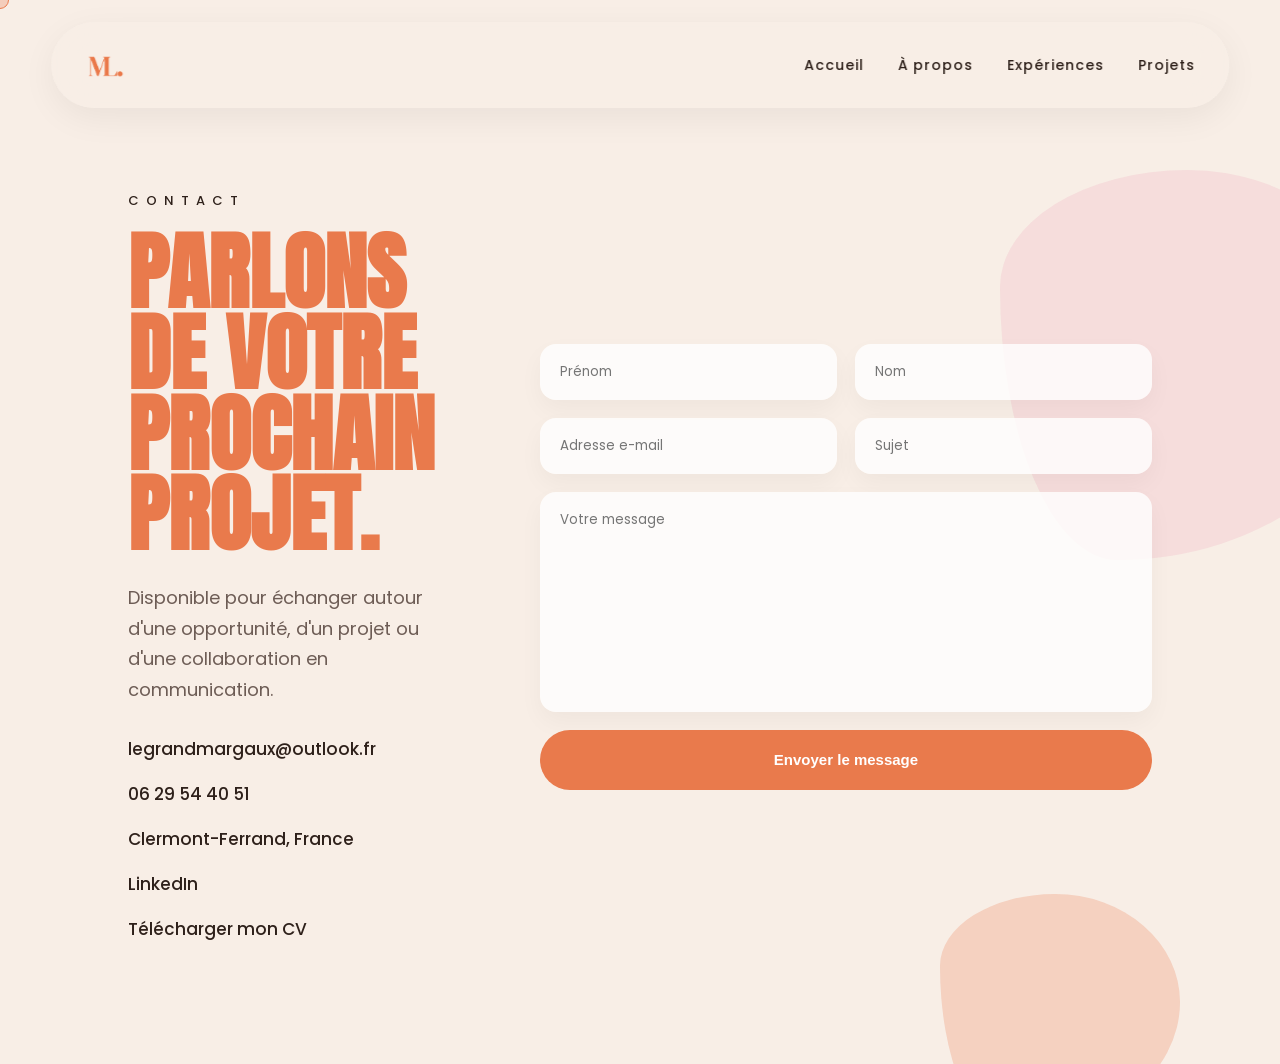
<file: contact.html>
<!DOCTYPE html>
<html lang="fr">

<head>

<meta charset="UTF-8">
<meta name="viewport" content="width=device-width, initial-scale=1.0">

<title>Contact | Margaux Legrand</title>

<link rel="preconnect" href="https://fonts.googleapis.com">
<link rel="preconnect" href="https://fonts.gstatic.com" crossorigin>

<link href="https://fonts.googleapis.com/css2?family=Anton&family=Poppins:wght@300;400;500;600&display=swap" rel="stylesheet">

<link rel="stylesheet" href="style.css">

</head>

<body>

<div class="cursor"></div>

<nav class="navbar">

<div class="logo">
<img src="logo.png" alt="Logo Margaux Legrand">
</div>

<ul class="nav-links">
<li><a href="index.html">Accueil</a></li>
<li><a href="about.html">À propos</a></li>
<li><a href="experiences.html">Expériences</a></li>
<li><a href="projets.html">Projets</a></li>
</ul>

<div class="burger">
<span></span>
<span></span>
<span></span>
</div>

</nav>

<section class="contact-section">

<div class="decor-shape shape-one"></div>
<div class="decor-shape shape-two"></div>

<div class="contact-content reveal">

<p class="section-title">
CONTACT
</p>

<h1>
Parlons de votre prochain projet.
</h1>

<p class="contact-intro">
Disponible pour échanger autour d'une opportunité, d'un projet ou d'une collaboration en communication.
</p>

<div class="contact-infos">

<a href="mailto:legrandmargaux@outlook.fr">
legrandmargaux@outlook.fr
</a>

<a href="tel:+33629544051">
06 29 54 40 51
</a>

<p>
Clermont-Ferrand, France
</p>

<a href="https://www.linkedin.com/in/margaux-legrand" target="_blank">
LinkedIn
</a>

<a href="CV-Margaux-Legrand.pdf" download>
Télécharger mon CV
</a>

</div>

</div>

<form
class="contact-form reveal"
action="https://formspree.io/f/mqejjzpn"
method="POST">

<input type="text" name="prenom" placeholder="Prénom" required>

<input type="text" name="nom" placeholder="Nom" required>

<input type="email" name="email" placeholder="Adresse e-mail" required>

<input type="text" name="sujet" placeholder="Sujet" required>

<textarea name="message" placeholder="Votre message" required></textarea>

<button type="submit">
Envoyer le message
</button>

</form>

</section>

<script src="script.js"></script>

</body>

</html>
</file>
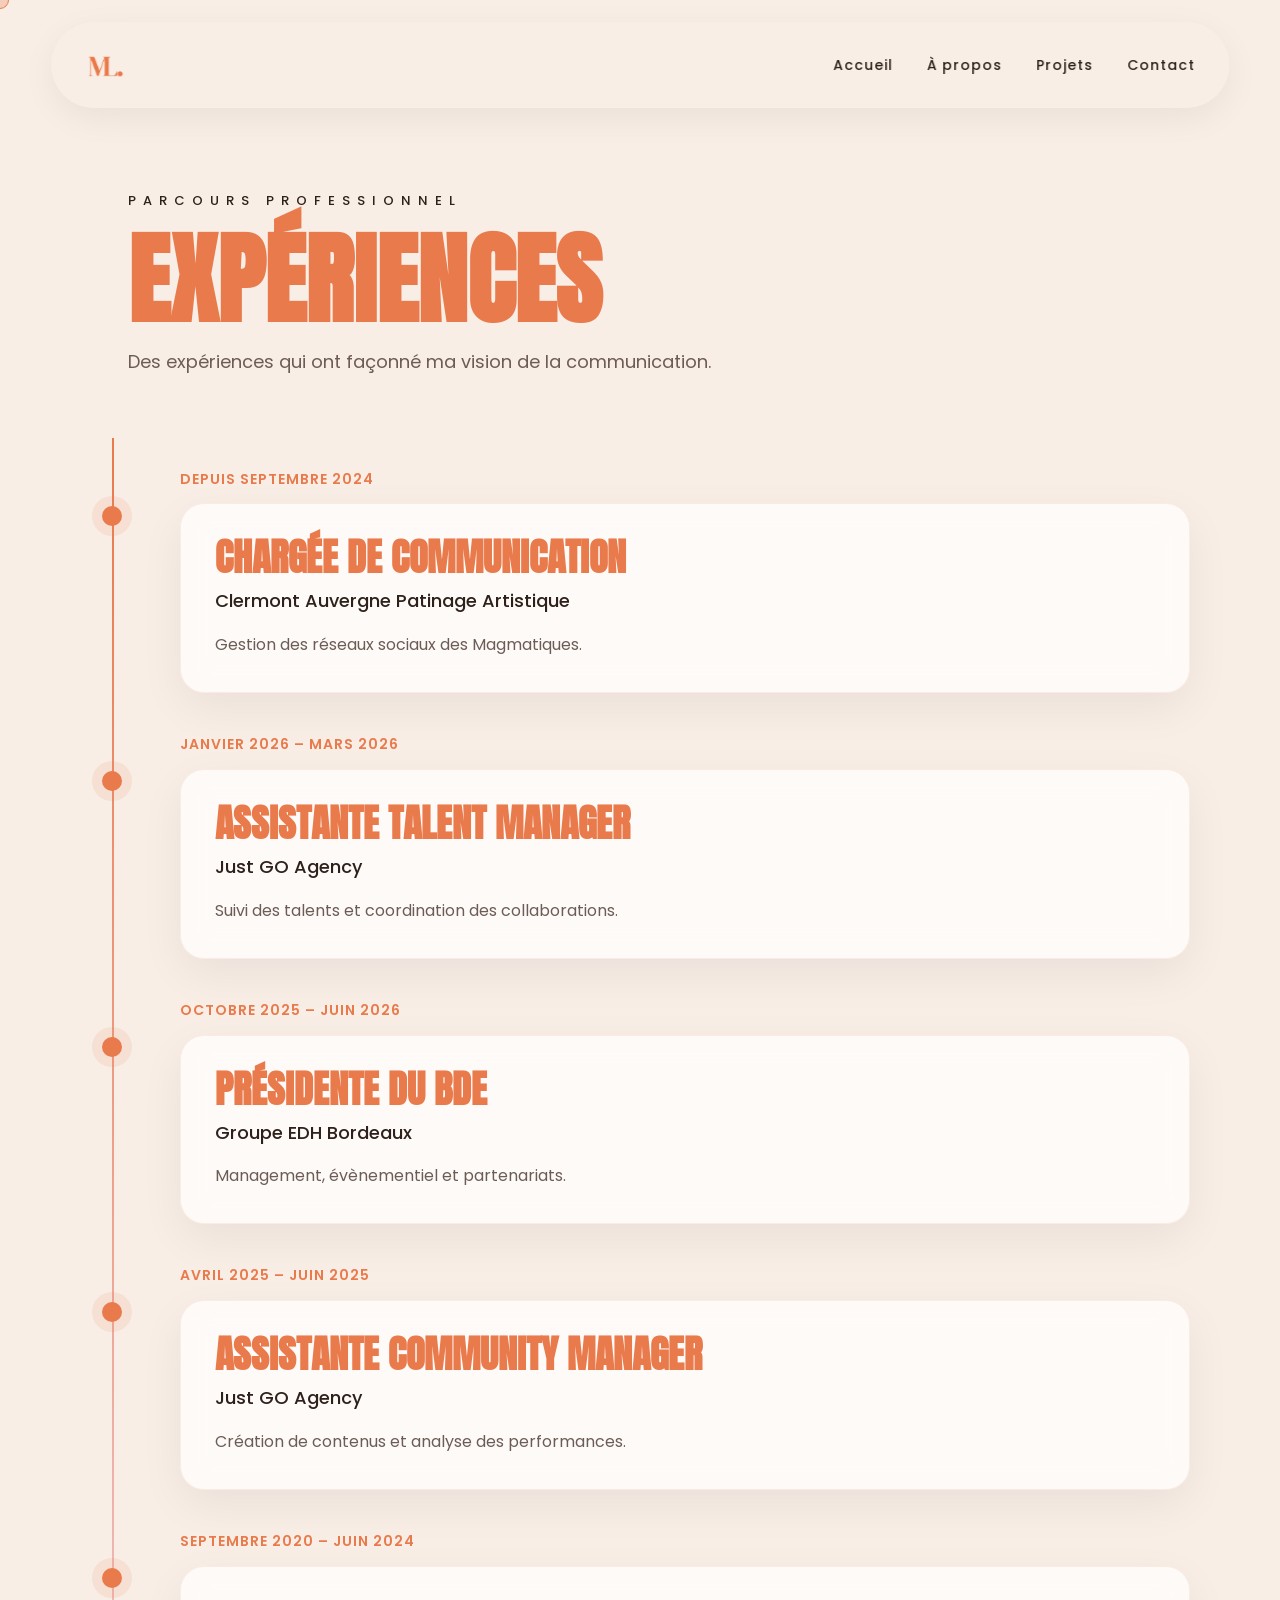
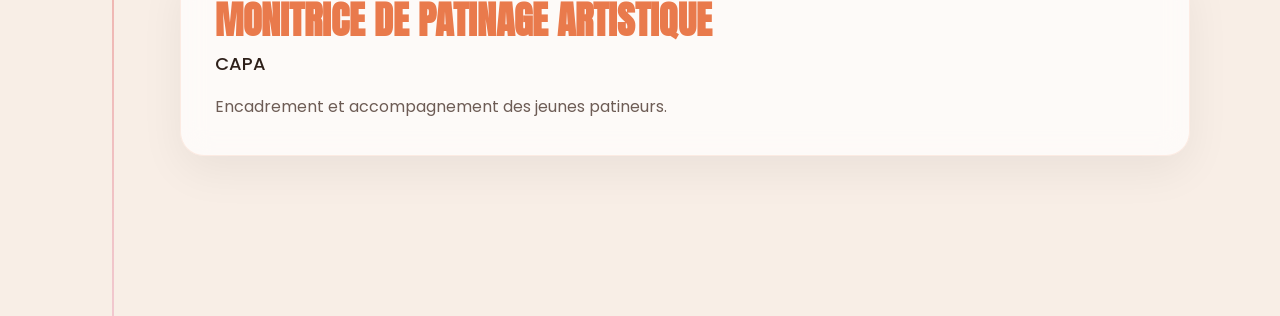
<file: experiences.html>
<!DOCTYPE html>
<html lang="fr">

<head>

<meta charset="UTF-8">
<meta name="viewport" content="width=device-width, initial-scale=1.0">

<title>Expériences | Margaux Legrand</title>

<link rel="preconnect" href="https://fonts.googleapis.com">
<link rel="preconnect" href="https://fonts.gstatic.com" crossorigin>

<link href="https://fonts.googleapis.com/css2?family=Anton&family=Poppins:wght@300;400;500;600&display=swap" rel="stylesheet">

<link rel="stylesheet" href="style.css">

</head>

<body>

<div class="cursor"></div>

<nav class="navbar">

<div class="logo">
<img src="logo.png" alt="Logo Margaux Legrand">
</div>

<ul class="nav-links">
<li><a href="index.html">Accueil</a></li>
<li><a href="about.html">À propos</a></li>
<li><a href="projets.html">Projets</a></li>
<li><a href="contact.html">Contact</a></li>
</ul>

<div class="burger">
<span></span>
<span></span>
<span></span>
</div>

</nav>

<section class="page-header reveal">

<p class="section-title">
PARCOURS PROFESSIONNEL
</p>

<h1 class="page-title">
Expériences
</h1>

<p class="page-description">
Des expériences qui ont façonné ma vision de la communication.
</p>

</section>

<section class="timeline">

<div class="timeline-line"></div>

<!-- CAPA -->

<div class="timeline-item reveal">

<div class="timeline-date">
Depuis septembre 2024
</div>

<div class="timeline-card"
onclick="openExperience('capa')">

<h2>
Chargée de communication
</h2>

<h3>
Clermont Auvergne Patinage Artistique
</h3>

<p>
Gestion des réseaux sociaux des Magmatiques.
</p>

</div>

</div>

<!-- TALENT MANAGER -->

<div class="timeline-item reveal">

<div class="timeline-date">
Janvier 2026 – Mars 2026
</div>

<div class="timeline-card"
onclick="openExperience('talent')">

<h2>
Assistante Talent Manager
</h2>

<h3>
Just GO Agency
</h3>

<p>
Suivi des talents et coordination des collaborations.
</p>

</div>

</div>

<!-- BDE -->

<div class="timeline-item reveal">

<div class="timeline-date">
Octobre 2025 – Juin 2026
</div>

<div class="timeline-card"
onclick="openExperience('bde')">

<h2>
Présidente du BDE
</h2>

<h3>
Groupe EDH Bordeaux
</h3>

<p>
Management, évènementiel et partenariats.
</p>

</div>

</div>

<!-- COMMUNITY MANAGER -->

<div class="timeline-item reveal">

<div class="timeline-date">
Avril 2025 – Juin 2025
</div>

<div class="timeline-card"
onclick="openExperience('community')">

<h2>
Assistante Community Manager
</h2>

<h3>
Just GO Agency
</h3>

<p>
Création de contenus et analyse des performances.
</p>

</div>

</div>


<!-- MONITRICE -->

<div class="timeline-item reveal">

<div class="timeline-date">
Septembre 2020 – Juin 2024
</div>

<div class="timeline-card"
onclick="openExperience('patinage')">

<h2>
Monitrice de Patinage Artistique
</h2>

<h3>
CAPA
</h3>

<p>
Encadrement et accompagnement des jeunes patineurs.
</p>

</div>

</div>

</section>

<!-- POPUP EXPERIENCES -->

<div id="experience-modal" class="project-modal">

<div class="modal-content">

<button class="close-modal"
onclick="closeExperience()">
×
</button>

<div id="experience-body"></div>

</div>

</div>

<script src="script.js"></script>

</body>

</html>
</file>
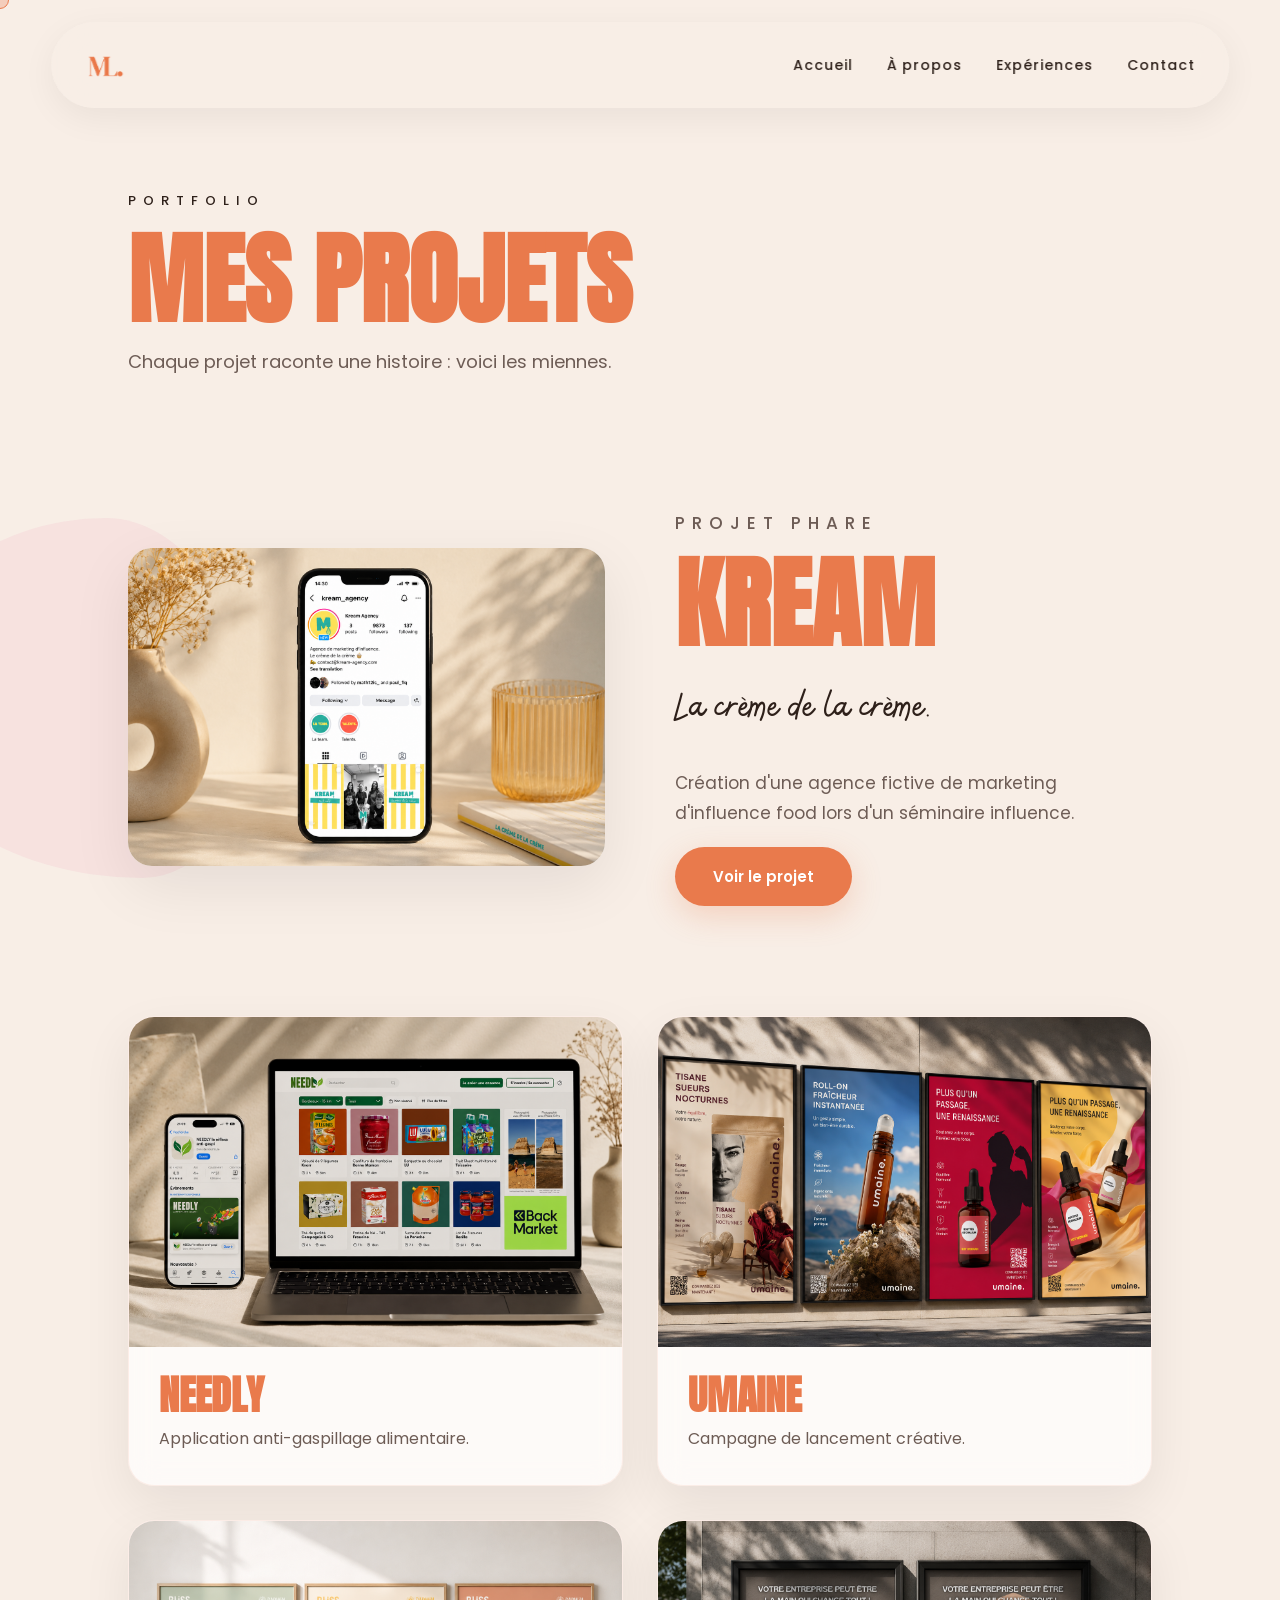
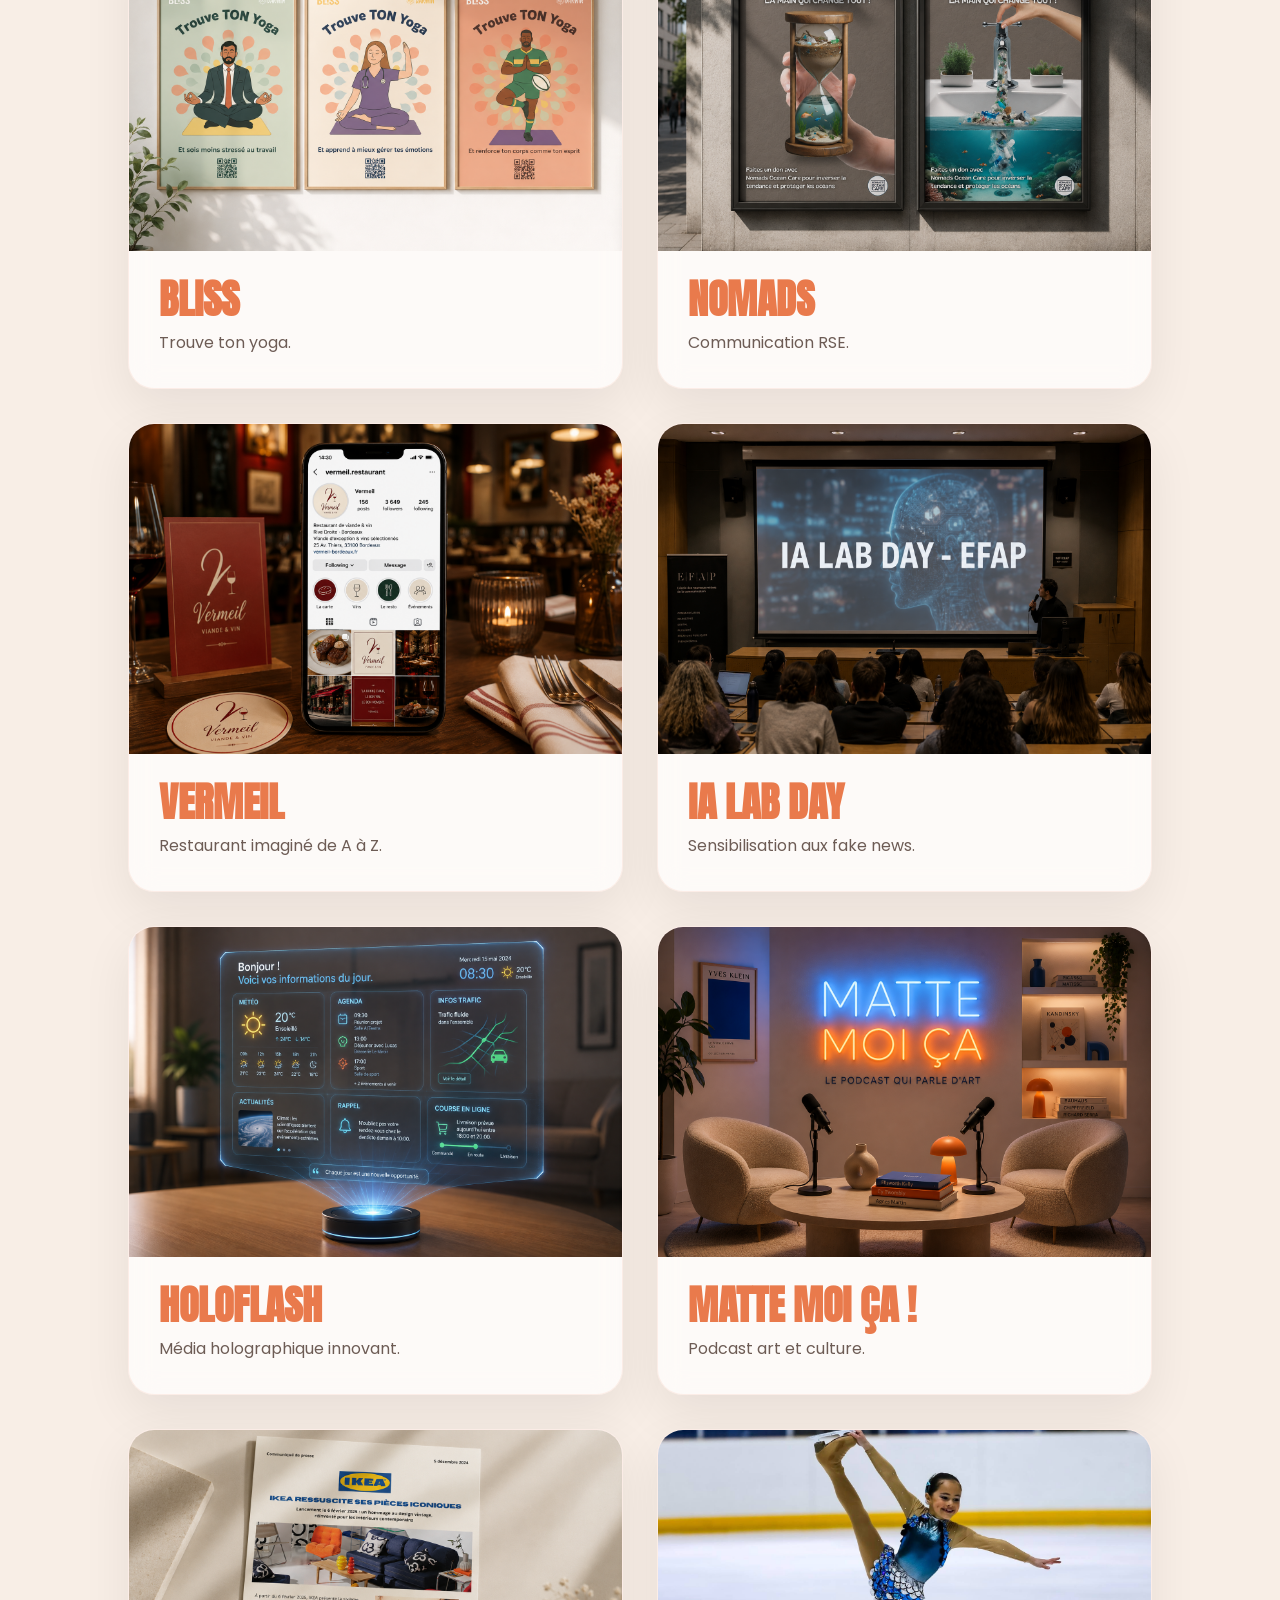
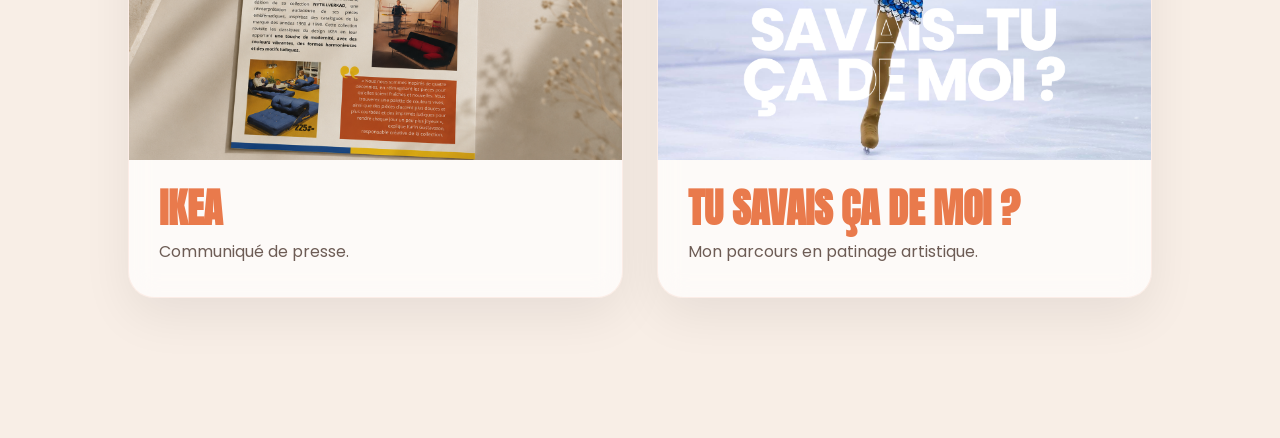
<file: projets.html>
<!DOCTYPE html>
<html lang="fr">

<head>

<meta charset="UTF-8">
<meta name="viewport" content="width=device-width, initial-scale=1.0">

<title>Projets | Margaux Legrand</title>

<link rel="preconnect" href="https://fonts.googleapis.com">
<link rel="preconnect" href="https://fonts.gstatic.com" crossorigin>

<link href="https://fonts.googleapis.com/css2?family=Anton&family=Poppins:wght@300;400;500;600&display=swap" rel="stylesheet">

<link rel="stylesheet" href="style.css">

</head>

<body>

<div class="cursor"></div>

<nav class="navbar">

<div class="logo">
<img src="logo.png" alt="Logo Margaux Legrand">
</div>

<ul class="nav-links">
<li><a href="index.html">Accueil</a></li>
<li><a href="about.html">À propos</a></li>
<li><a href="experiences.html">Expériences</a></li>
<li><a href="contact.html">Contact</a></li>
</ul>

<div class="burger">
<span></span>
<span></span>
<span></span>
</div>

</nav>

<section class="page-header reveal">

<p class="section-title">
PORTFOLIO
</p>

<h1 class="page-title">
Mes projets
</h1>

<p class="page-description">
Chaque projet raconte une histoire : voici les miennes.
</p>

</section>

<section class="featured-project reveal">

<div class="featured-image">

<img src="images/kream.png" alt="Kream">

</div>

<div class="featured-content">

<p class="project-tag">
PROJET PHARE
</p>

<h2>
KREAM
</h2>

<h3>
La crème de la crème.
</h3>

<p>
Création d'une agence fictive de marketing d'influence food lors d'un séminaire influence.
</p>

<a
class="main-button"
onclick="openProject('kream')">
Voir le projet
</a>

</div>

</section>

<section class="projects-grid">

<div class="project-card reveal"
onclick="openProject('needly')">

<img src="images/needly.png" alt="Needly">

<h2>NEEDLY</h2>

<p>
Application anti-gaspillage alimentaire.
</p>

</div>

<div class="project-card reveal"
onclick="openProject('umaine')">

<img src="images/umaine.png" alt="Umaine">

<h2>UMAINE</h2>

<p>
Campagne de lancement créative.
</p>

</div>

<div class="project-card reveal"
onclick="openProject('bliss')">

<img src="images/bliss.png" alt="Bliss">

<h2>BLISS</h2>

<p>
Trouve ton yoga.
</p>

</div>

<div class="project-card reveal"
onclick="openProject('nomads')">

<img src="images/nomads.png" alt="Nomads">

<h2>NOMADS</h2>

<p>
Communication RSE.
</p>

</div>

<div class="project-card reveal"
onclick="openProject('vermeil')">

<img src="images/vermeil.png" alt="Vermeil">

<h2>VERMEIL</h2>

<p>
Restaurant imaginé de A à Z.
</p>

</div>

<div class="project-card reveal"
onclick="openProject('ia')">

<img src="images/ia-lab-day.png" alt="IA Lab Day">

<h2>IA LAB DAY</h2>

<p>
Sensibilisation aux fake news.
</p>

</div>

<div class="project-card reveal"
onclick="openProject('holoflash')">

<img src="images/holoflash.png" alt="Holoflash">

<h2>HOLOFLASH</h2>

<p>
Média holographique innovant.
</p>

</div>

<div class="project-card reveal"
onclick="openProject('podcast')">

<img src="images/podcast.png" alt="Podcast">

<h2>MATTE MOI ÇA !</h2>

<p>
Podcast art et culture.
</p>

</div>

<div class="project-card reveal"
onclick="openProject('ikea')">

<img src="images/ikea.png" alt="IKEA">

<h2>IKEA</h2>

<p>
Communiqué de presse.
</p>

</div>

<div class="project-card reveal"
onclick="openProject('patinage')">

<img src="images/patinage-video.png" alt="Tu savais ça de moi ?">

<h2>
TU SAVAIS ÇA DE MOI ?
</h2>

<p>
Mon parcours en patinage artistique.
</p>

</div>

</section>

<div id="project-modal" class="project-modal">

<div class="modal-content">

<button
class="close-modal"
onclick="closeProject()">
×
</button>

<div id="modal-body"></div>

</div>

</div>

<script src="script.js"></script>

</body>

</html>
</file>
<file: style.css>
@font-face{
font-family:"Bellaboo";
src:url("Bellaboo.ttf") format("truetype");
font-weight:normal;
font-style:normal;
}

:root{
--cream:#F8EEE6;
--sand:#EFD7C5;
--peach:#F7D8C8;
--orange:#E97A4C;
--orange-dark:#D86434;
--pink:#F1C8CF;
--pink-light:#F8E2E6;
--white:#FFFFFF;
--text:#2E201A;
--text-light:#6D5C55;
--shadow:0 20px 60px rgba(0,0,0,.08);
}

*{
margin:0;
padding:0;
box-sizing:border-box;
scroll-behavior:smooth;
cursor:none;
}

body{
font-family:'Poppins',sans-serif;
background:var(--cream);
color:var(--text);
overflow-x:hidden;
line-height:1.7;
}

img{
max-width:100%;
display:block;
}

a{
text-decoration:none;
}

ul{
list-style:none;
}

/* CURSOR */

.cursor{
width:18px;
height:18px;
border-radius:50%;
background:rgba(233,122,76,.28);
border:1px solid var(--orange);
position:fixed;
top:0;
left:0;
pointer-events:none;
z-index:99999999;
transform:translate(-50%,-50%);
transition:transform .15s ease, background .15s ease;
}

.cursor.big{
transform:translate(-50%,-50%) scale(2.2);
background:rgba(233,122,76,.45);
}

/* NAVBAR */

.navbar{
position:fixed;
top:22px;
left:50%;
transform:translateX(-50%);
width:92%;
padding:18px 34px;
display:flex;
justify-content:space-between;
align-items:center;
background:rgba(248,238,230,.88);
backdrop-filter:blur(20px);
border-radius:50px;
box-shadow:0 10px 35px rgba(0,0,0,.06);
z-index:9999;
transition:.4s ease;
}

.navbar.hidden{
transform:translate(-50%,-130px);
}

.logo img{
height:50px;
width:auto;
filter:brightness(0) saturate(100%) invert(54%) sepia(77%) saturate(663%) hue-rotate(329deg) brightness(96%) contrast(91%);
}

.navbar ul{
display:flex;
gap:34px;
}

.navbar a{
color:var(--text);
font-size:14px;
font-weight:500;
letter-spacing:1px;
transition:.3s ease;
}

.navbar a:hover{
color:var(--orange);
}

.burger{
display:none;
flex-direction:column;
gap:5px;
cursor:pointer;
}

.burger span{
width:25px;
height:2px;
background:var(--orange);
display:block;
}

/* HERO */

.hero{
height:100vh;
position:relative;
display:flex;
align-items:center;
justify-content:center;
text-align:center;
overflow:hidden;
background:var(--cream);
}

.background-video{
position:absolute;
top:0;
left:0;
width:100%;
height:100%;
object-fit:cover;
z-index:0;
}

.overlay{
position:absolute;
inset:0;
background:linear-gradient(rgba(248,238,230,.18), rgba(248,238,230,.08));
z-index:1;
}

.hero-content{
position:relative;
z-index:2;
max-width:1300px;
width:90%;
}

.small-title,
.section-title,
.project-tag{
letter-spacing:7px;
font-size:13px;
font-weight:500;
text-transform:uppercase;
margin-bottom:20px;
}

.small-title{
color:white;
}

.hero h1{
font-family:'Anton',sans-serif;
font-size:130px;
line-height:1;
letter-spacing:2px;
text-transform:uppercase;
color:white;
text-shadow:none;
margin-bottom:28px;
}

.hero-subtitle{
font-family:'Poppins',sans-serif;
font-size:18px;
font-weight:500;
letter-spacing:2px;
text-transform:uppercase;
color:white;
margin-bottom:30px;
}

.hero-quote{
font-family:"Bellaboo",cursive;
font-size:42px;
line-height:1.15;
color:white;
margin-bottom:42px;
}

.main-button{
display:inline-flex;
justify-content:center;
align-items:center;
padding:17px 38px;
background:var(--orange);
color:white;
font-weight:600;
font-size:15px;
border-radius:60px;
transition:.35s ease;
box-shadow:0 10px 30px rgba(233,122,76,.25);
border:none;
}

.main-button:hover{
background:var(--orange-dark);
transform:translateY(-6px);
}

.scroll-indicator{
position:absolute;
bottom:35px;
left:50%;
transform:translateX(-50%);
color:white;
font-size:12px;
letter-spacing:5px;
z-index:2;
opacity:.85;
}

/* PAGES */

.page-header{
padding:190px 10% 60px;
position:relative;
}

.page-title{
font-family:'Anton',sans-serif;
font-size:100px;
line-height:.95;
text-transform:uppercase;
color:var(--orange);
margin-bottom:20px;
}

.page-description{
max-width:700px;
font-size:18px;
color:var(--text-light);
}

/* ABOUT */

.about-section{
min-height:100vh;
padding:190px 10% 120px;
display:grid;
grid-template-columns:.9fr 1.1fr;
gap:80px;
align-items:start;
position:relative;
overflow:hidden;
}

.decor-shape{
position:absolute;
border-radius:48% 52% 70% 30% / 30% 45% 55% 70%;
z-index:0;
opacity:.45;
}

.shape-one{
width:390px;
height:390px;
background:var(--pink);
right:-110px;
top:170px;
}

.shape-two{
width:240px;
height:240px;
background:var(--orange);
right:100px;
bottom:-70px;
opacity:.25;
}

.about-image,
.about-content{
position:relative;
z-index:2;
}

.about-image img{
width:100%;
height:620px;
object-fit:cover;
border-radius:18px;
box-shadow:var(--shadow);
}

.about-content .section-title{
color:var(--orange);
}

.about-content h1{
font-family:'Anton',sans-serif;
font-size:70px;
line-height:.95;
text-transform:uppercase;
color:var(--orange);
margin-bottom:28px;
}

.about-content h2{
font-family:"Bellaboo",cursive;
font-size:38px;
font-weight:400;
line-height:1.2;
color:var(--text);
margin-bottom:28px;
}

.about-content p{
font-size:16px;
color:var(--text-light);
margin-bottom:16px;
}

.text-link{
display:inline-flex;
align-items:center;
gap:12px;
margin-top:20px;
font-weight:600;
color:var(--orange);
transition:.3s ease;
}

.text-link:hover{
transform:translateX(8px);
}

/* TIMELINE */

.timeline{
position:relative;
max-width:1100px;
margin:auto;
padding:30px 0 120px;
}

.timeline-line{
position:absolute;
left:22px;
top:0;
width:2px;
height:100%;
background:linear-gradient(to bottom,var(--orange),var(--pink));
}

.timeline-item{
position:relative;
padding-left:90px;
margin-bottom:40px;
}

.timeline-item::before{
content:"";
position:absolute;
left:12px;
top:38px;
width:20px;
height:20px;
border-radius:50%;
background:var(--orange);
box-shadow:0 0 0 10px rgba(233,122,76,.12);
}

.timeline-date{
font-size:14px;
font-weight:600;
letter-spacing:1px;
color:var(--orange);
margin-bottom:12px;
text-transform:uppercase;
}

.timeline-card{
background:rgba(255,255,255,.72);
backdrop-filter:blur(15px);
padding:34px;
border-radius:24px;
border:1px solid rgba(233,122,76,.12);
box-shadow:0 15px 45px rgba(0,0,0,.06);
transition:.35s ease;
cursor:pointer;
}

.timeline-card:hover{
transform:translateX(12px);
box-shadow:0 25px 60px rgba(0,0,0,.08);
}

.timeline-card h2{
font-family:'Anton',sans-serif;
font-size:38px;
line-height:1;
text-transform:uppercase;
color:var(--orange);
margin-bottom:10px;
}

.timeline-card h3{
font-size:18px;
font-weight:500;
color:var(--text);
margin-bottom:14px;
}

.timeline-card p{
font-size:16px;
color:var(--text-light);
}

/* FEATURED PROJECT */

.featured-project{
padding:70px 10% 110px;
display:grid;
grid-template-columns:1fr 1fr;
gap:70px;
align-items:center;
position:relative;
}

.featured-project::before{
content:"";
position:absolute;
width:360px;
height:360px;
background:var(--pink);
border-radius:60% 40% 30% 70% / 50% 60% 40% 50%;
left:-110px;
top:80px;
opacity:.32;
z-index:0;
}

.featured-image,
.featured-content{
position:relative;
z-index:2;
}

.featured-image img{
width:100%;
height:auto;
max-height:850px;
object-fit:contain;
border-radius:24px;
box-shadow:var(--shadow);
transition:.45s ease;
background:white;
display:block;
margin:auto;
}

.featured-image img:hover{
transform:scale(1.02);
}

.featured-content h2{
font-family:'Anton',sans-serif;
font-size:100px;
line-height:.95;
color:var(--orange);
text-transform:uppercase;
margin-bottom:20px;
}

.featured-content h3{
font-family:"Bellaboo",cursive;
font-size:42px;
font-weight:400;
color:var(--text);
margin-bottom:25px;
}

.featured-content p{
font-size:17px;
color:var(--text-light);
line-height:1.8;
margin-bottom:18px;
max-width:620px;
}

/* PROJECTS */

.projects-grid{
padding:0 10% 140px;
display:grid;
grid-template-columns:repeat(2,1fr);
gap:34px;
}

.project-card{
background:rgba(255,255,255,.72);
backdrop-filter:blur(14px);
border-radius:26px;
overflow:hidden;
box-shadow:0 18px 50px rgba(0,0,0,.07);
border:1px solid rgba(233,122,76,.10);
transition:.4s ease;
cursor:pointer;
}

.project-card:hover{
transform:translateY(-12px);
box-shadow:0 28px 70px rgba(0,0,0,.11);
}

.project-card img,
.project-card video{
width:100%;
height:330px;
object-fit:cover;
display:block;
transition:.5s ease;
}

.project-card:hover img,
.project-card:hover video{
transform:scale(1.04);
}

.project-card h2{
font-family:'Anton',sans-serif;
font-size:40px;
line-height:1;
text-transform:uppercase;
color:var(--orange);
padding:28px 30px 10px;
}

.project-card p{
font-size:16px;
color:var(--text-light);
padding:0 30px 32px;
}

/* CONTACT */

.contact-section{
min-height:100vh;
padding:190px 10% 120px;
display:grid;
grid-template-columns:1fr 1fr;
gap:90px;
align-items:center;
position:relative;
overflow:hidden;
}

.contact-content{
position:relative;
z-index:2;
}

.contact-content h1{
font-family:'Anton',sans-serif;
font-size:85px;
line-height:.95;
text-transform:uppercase;
color:var(--orange);
margin-bottom:28px;
}

.contact-intro{
font-size:18px;
color:var(--text-light);
max-width:550px;
margin-bottom:30px;
}

.contact-infos{
display:flex;
flex-direction:column;
gap:16px;
margin-top:28px;
}

.contact-infos a,
.contact-infos p{
font-size:17px;
font-weight:500;
color:var(--text);
transition:.3s ease;
}

.contact-infos a:hover{
color:var(--orange);
transform:translateX(8px);
}

.contact-form{
position:relative;
z-index:2;
display:grid;
grid-template-columns:1fr 1fr;
gap:18px;
}

.contact-form input,
.contact-form textarea{
border:none;
border-radius:16px;
padding:18px 20px;
font-family:'Poppins',sans-serif;
background:rgba(255,255,255,.8);
box-shadow:0 10px 25px rgba(0,0,0,.04);
outline:none;
}

.contact-form textarea{
grid-column:span 2;
height:220px;
resize:none;
}

.contact-form button{
grid-column:span 2;
height:60px;
border:none;
border-radius:50px;
background:var(--orange);
color:white;
font-weight:600;
font-size:15px;
transition:.35s ease;
cursor:pointer;
}

.contact-form button:hover{
background:var(--orange-dark);
transform:translateY(-5px);
}

/* MODALS */

.project-modal{
position:fixed;
inset:0;
background:rgba(0,0,0,.45);
backdrop-filter:blur(10px);
display:none;
justify-content:center;
align-items:center;
z-index:5000;
padding:30px;
}

.project-modal.active{
display:flex;
}

.modal-content{
background:var(--cream);
width:92%;
max-width:1000px;
max-height:90vh;
overflow-y:auto;
border-radius:28px;
padding:45px;
position:relative;
box-shadow:0 30px 90px rgba(0,0,0,.25);
animation:modalZoom .35s ease;
}

@keyframes modalZoom{
from{
opacity:0;
transform:scale(.92) translateY(20px);
}
to{
opacity:1;
transform:scale(1) translateY(0);
}
}

.close-modal{
position:absolute;
top:22px;
right:25px;
width:44px;
height:44px;
border-radius:50%;
border:none;
background:var(--orange);
color:white;
font-size:28px;
cursor:pointer;
}


.modal-content img{
width:100%;
max-height:700px;
object-fit:contain;
border-radius:18px;
margin-bottom:30px;
background:white;
display:block;
margin-left:auto;
margin-right:auto;
}

.modal-content video{
width:100%;
max-height:75vh;
object-fit:contain;
border-radius:18px;
margin-bottom:30px;
background:black;
display:block;
margin-left:auto;
margin-right:auto;
}

.modal-content h2{
font-family:'Anton',sans-serif;
font-size:72px;
line-height:1;
color:var(--orange);
margin-bottom:15px;
}

.modal-content h3{
font-family:"Bellaboo",cursive;
font-size:38px;
color:var(--text);
margin-bottom:25px;
font-weight:400;
}

.modal-content p{
margin-bottom:18px;
color:var(--text-light);
line-height:1.8;
}

.modal-content ul{
margin-top:20px;
padding-left:20px;
list-style:disc;
color:var(--text-light);
}

/* ANIMATIONS */

.reveal{
opacity:0;
transform:translateY(40px);
transition:opacity 1s ease, transform 1s ease;
}

.reveal.active{
opacity:1;
transform:translateY(0);
}

.scroll-progress{
position:fixed;
top:0;
left:0;
height:4px;
width:0;
background:linear-gradient(90deg,var(--orange),var(--pink));
z-index:999999;
}

/* RESPONSIVE */

@media(max-width:1000px){

.hero h1{
font-size:82px;
}

.hero-subtitle{
font-size:14px;
}

.hero-quote{
font-size:32px;
}

.about-section,
.featured-project,
.contact-section{
grid-template-columns:1fr;
gap:60px;
}

.about-image img,
.featured-image img{
height:auto;
}

.projects-grid{
grid-template-columns:1fr;
}

.page-title,
.about-content h1,
.contact-content h1{
font-size:58px;
}

.contact-form{
grid-template-columns:1fr;
}

.contact-form textarea,
.contact-form button{
grid-column:span 1;
}

.navbar ul{
display:none;
position:absolute;
top:80px;
right:0;
background:rgba(248,238,230,.95);
width:100%;
border-radius:28px;
padding:25px;
flex-direction:column;
align-items:center;
gap:20px;
box-shadow:var(--shadow);
}

.navbar ul.active{
display:flex;
}

.burger{
display:flex;
}

}

@media(max-width:600px){

*{
cursor:auto;
}

.cursor{
display:none;
}

.navbar{
width:94%;
padding:14px 20px;
}

.logo img{
height:42px;
}

.hero h1{
font-size:58px;
}

.small-title{
font-size:11px;
letter-spacing:5px;
}

.main-button{
padding:14px 28px;
font-size:14px;
}

.timeline{
padding-left:20px;
}

.timeline-item{
padding-left:50px;
}

.project-card img,
.project-card video{
height:240px;
}

.modal-content{
padding:35px 25px;
}

.modal-content h2{
font-size:48px;
}

}
</file>
